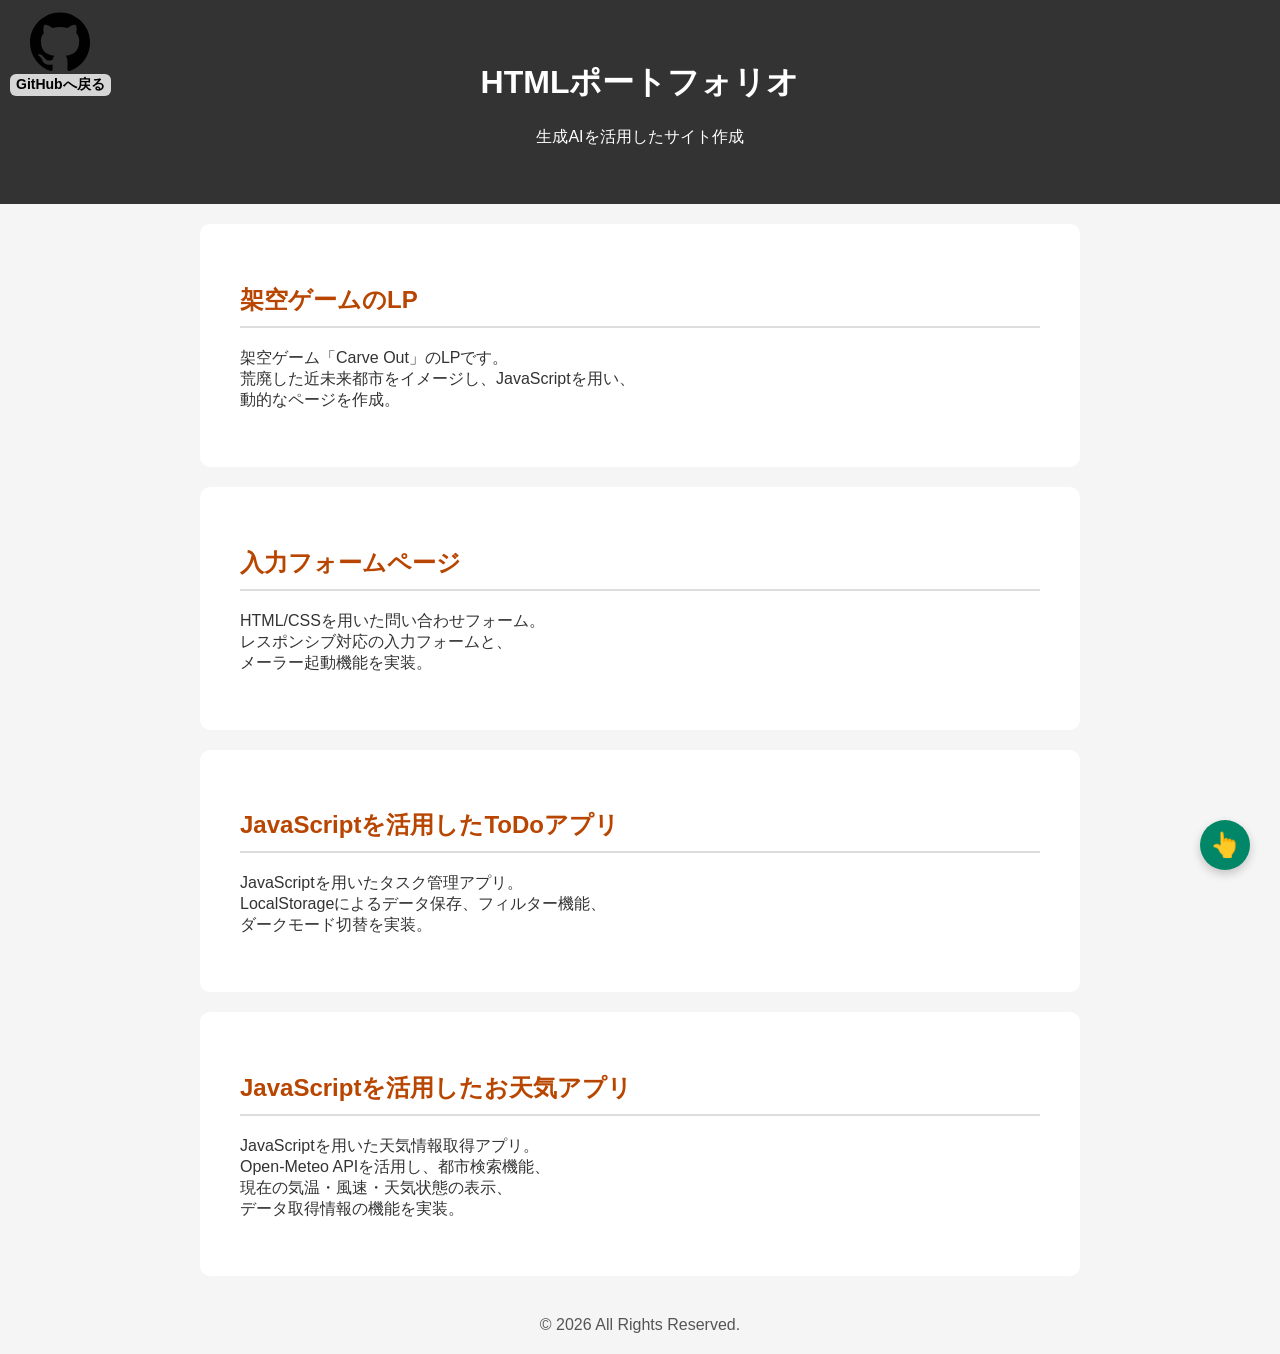
<file: HTML_INDIVIDUAL_EXERCISE/index.html>
<!DOCTYPE html>
<html lang="ja">

<head>
    <meta charset="UTF-8">
    <meta name="author" content="K.I">
    <!-- 作者情報 -->
    <meta name="viewport" content="width=device-width, initial-scale=1.0">
    <!-- 表示領域設定 -->
    <meta name="description" content="Web development portfolio showcasing HTML, CSS and JavaScript projects.">
    <!-- 情報の種類が、description（ページ説明） -->
    <title>HTMLポートフォリオ</title>
    <link rel="stylesheet" href="css/style.css">
    <link rel="icon"
        href="data:image/svg+xml,<svg xmlns=%22http://www.w3.org/2000/svg%22 viewBox=%220 0 100 100%22><text y=%22.9em%22 font-size=%2290%22>💮</text></svg>">
</head>

<body>
    <header>
        <h1>HTMLポートフォリオ</h1>
        <p>生成AIを活用したサイト作成</p>
    </header>

    <a href="https://github.com/ikeda1847315/PORTFOLIO" class="github-return" aria-label="GitHubへ戻る">
        <img src="./images/ReturnGitHub.svg" alt="GitHubへ戻る">
        <span>GitHubへ戻る</span>
    </a>

    <a href="#" class="back-to-top" aria-label="ページ先頭へ戻る">👆</a>
    <!-- href="#"は、ページ先頭を指す
     スクリーンリーダー対象なので、aria-labelで、アクセシビリティが向上 -->

    <article>
        <!-- sectionはページの章立てに、articleは独立したコンテンツに使う -->
        <h2><a href="game-lp.html">架空ゲームのLP</a></h2>
        <p>架空ゲーム「Carve Out」のLPです。<br>
            荒廃した近未来都市をイメージし、JavaScriptを用い、<br>
            動的なページを作成。
        </p>
    </article>

    <article>
        <h2><a href="contact.html">入力フォームページ</a></h2>
        <p>HTML/CSSを用いた問い合わせフォーム。<br>
            レスポンシブ対応の入力フォームと、<br>
            メーラー起動機能を実装。</p>
    </article>

    <article>
        <h2><a href="todo.html">JavaScriptを活用したToDoアプリ</a></h2>
        <p>JavaScriptを用いたタスク管理アプリ。<br>
            LocalStorageによるデータ保存、フィルター機能、<br>
            ダークモード切替を実装。</p>
    </article>

    <article>
        <h2><a href="weather.html">JavaScriptを活用したお天気アプリ</a></h2>
        <p>JavaScriptを用いた天気情報取得アプリ。<br>
            Open-Meteo APIを活用し、都市検索機能、<br>
            現在の気温・風速・天気状態の表示、<br>
            データ取得情報の機能を実装。</p>
    </article>

    <footer>
        &copy; 2026 All Rights Reserved.
    </footer>

</body>

</html>
</file>
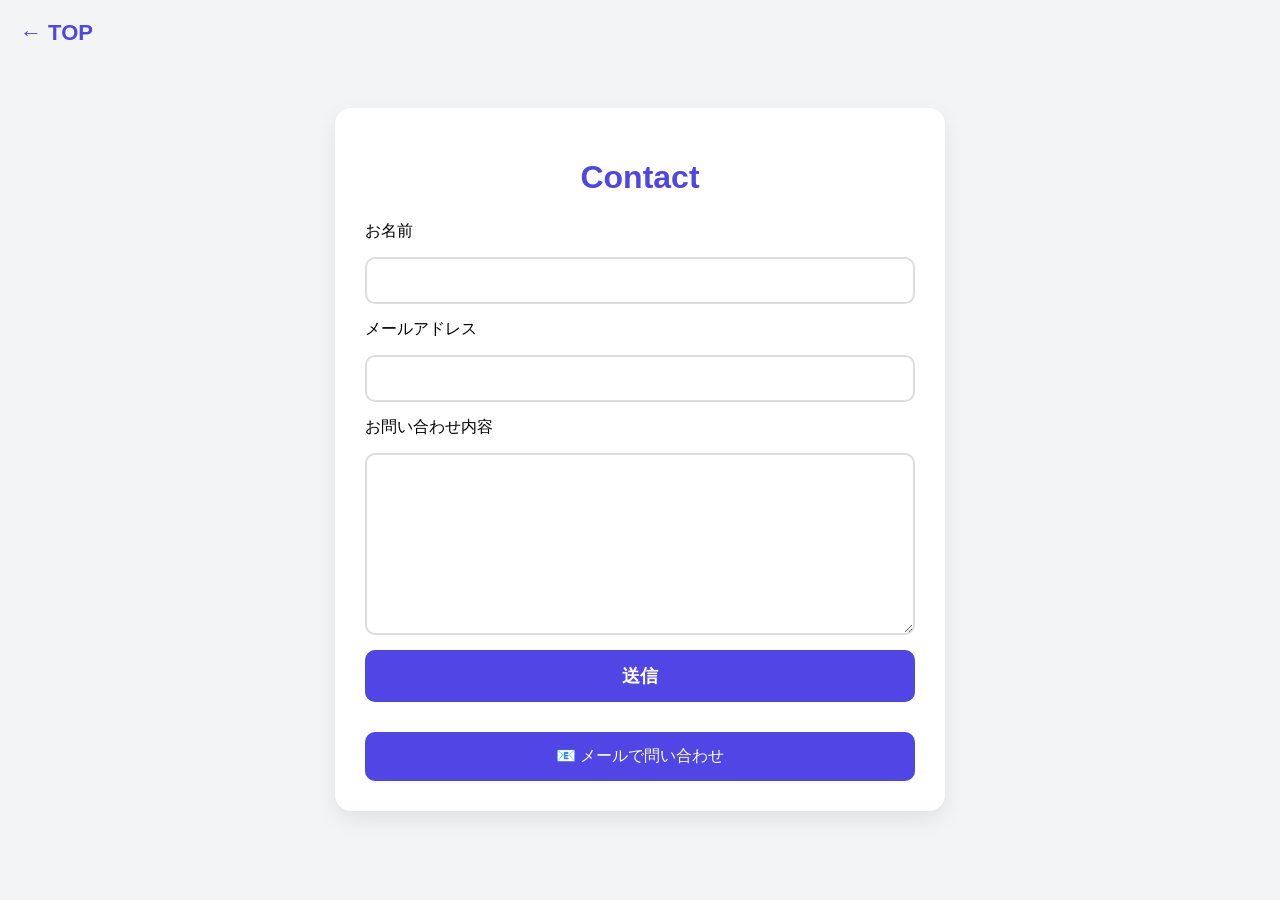
<file: HTML_INDIVIDUAL_EXERCISE/contact.html>
<!DOCTYPE html>
<html lang="ja">

<head>
    <meta charset="UTF-8">
    <meta name="viewport" content="width=device-width, initial-scale=1.0">
    <meta name="description" content="Contact page for portfolio inquiries and project collaboration.">
    <title>Contact</title>
    <link rel="stylesheet" href="css/contact.css">
    <link rel="icon"
        href="data:image/svg+xml,<svg xmlns=%22http://www.w3.org/2000/svg%22 viewBox=%220 0 100 100%22><text y=%22.9em%22 font-size=%2290%22>📩</text></svg>">
</head>

<body>

    <header>
        <a href="index.html" class="text-logo">← TOP</a>
    </header>

    <div class="container">
        <h1>Contact</h1>

        <form class="contact-form" id="contactForm">
            <label for="name">お名前</label>
            <input type="text" id="name" name="name" required>

            <label for="email">メールアドレス</label>
            <input type="email" id="email" name="email" required>

            <label for="message">お問い合わせ内容</label>
            <textarea id="message" name="message" required></textarea>

            <button type="submit" class="btn">送信</button>
        </form>

        <div class="mail-icon-area">
            <a href="mailto:yourmail@example.com?subject=お問い合わせ&body=⚠デモのメールアドレスなので、送信できません" class="mail-button">
                📧 メールで問い合わせ
            </a>
        </div>

    </div>

    <script src="js/contact.js"></script>

</body>

</html>
</file>
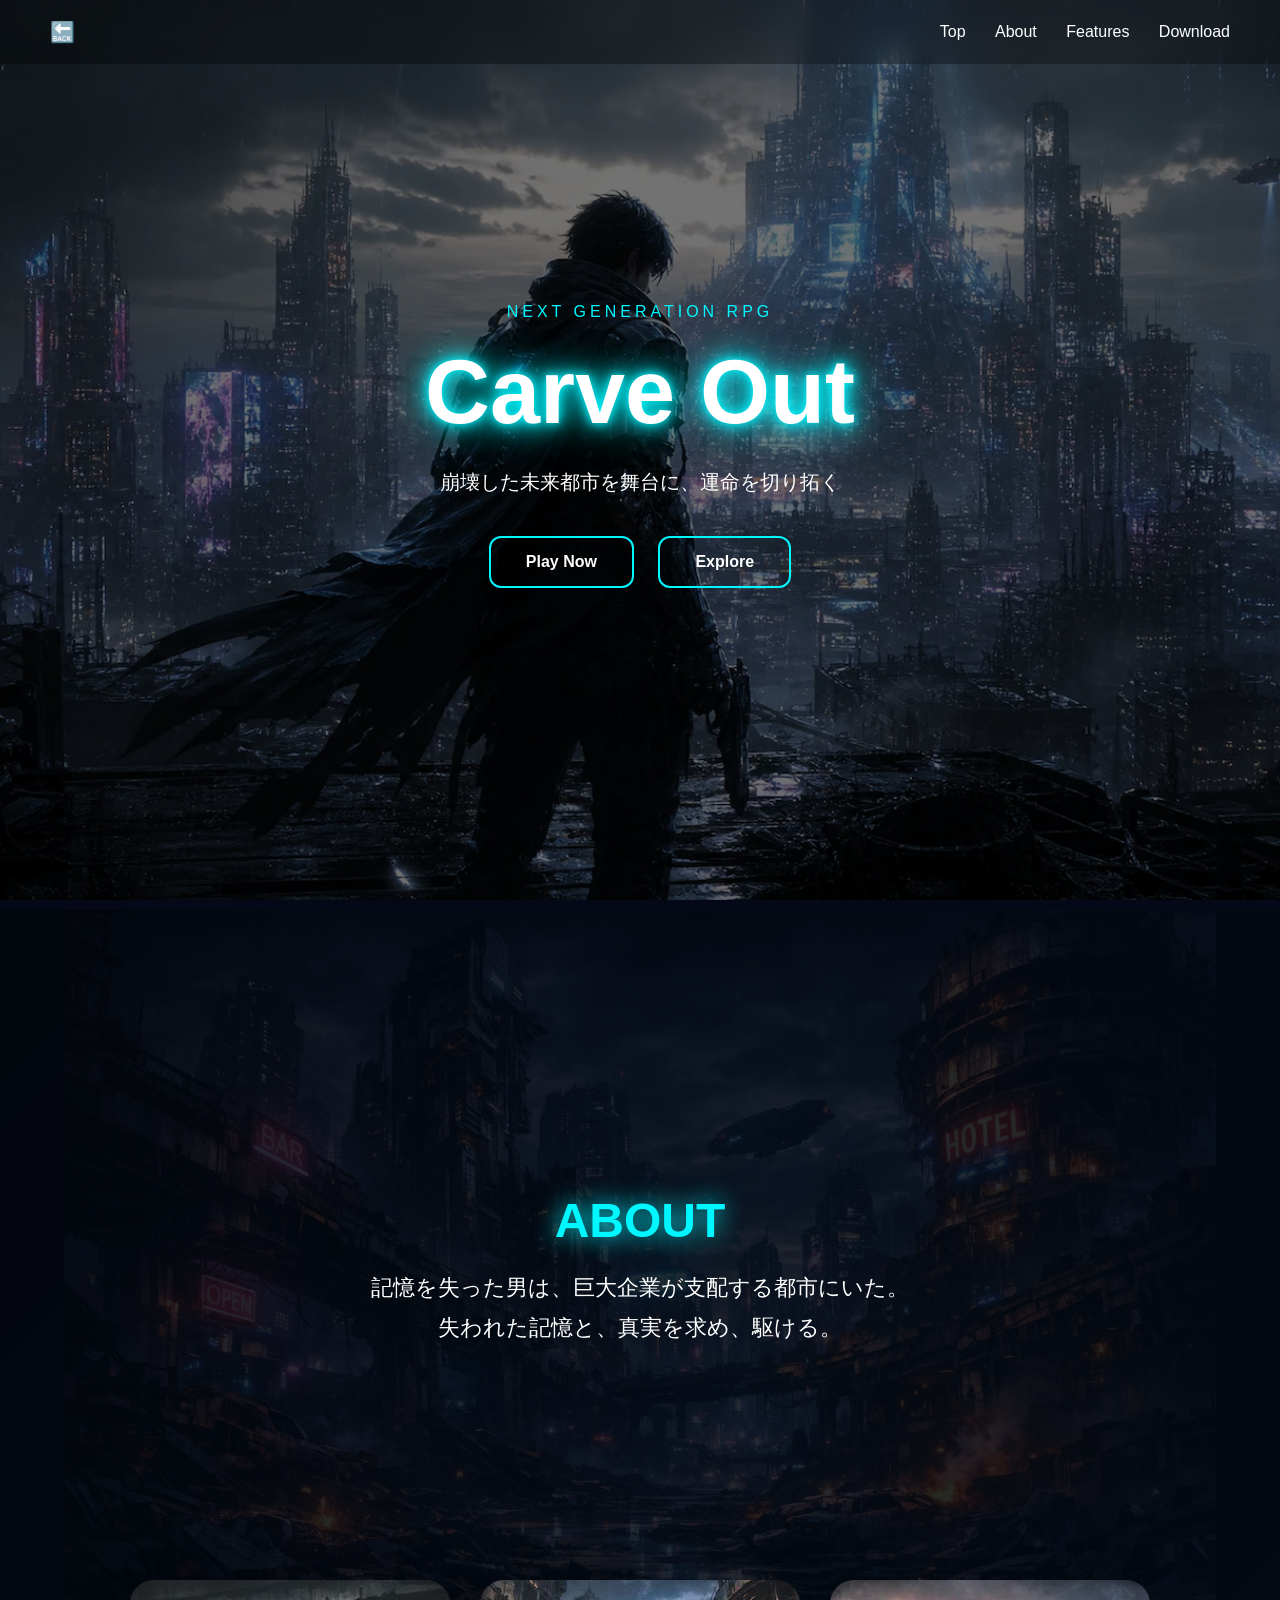
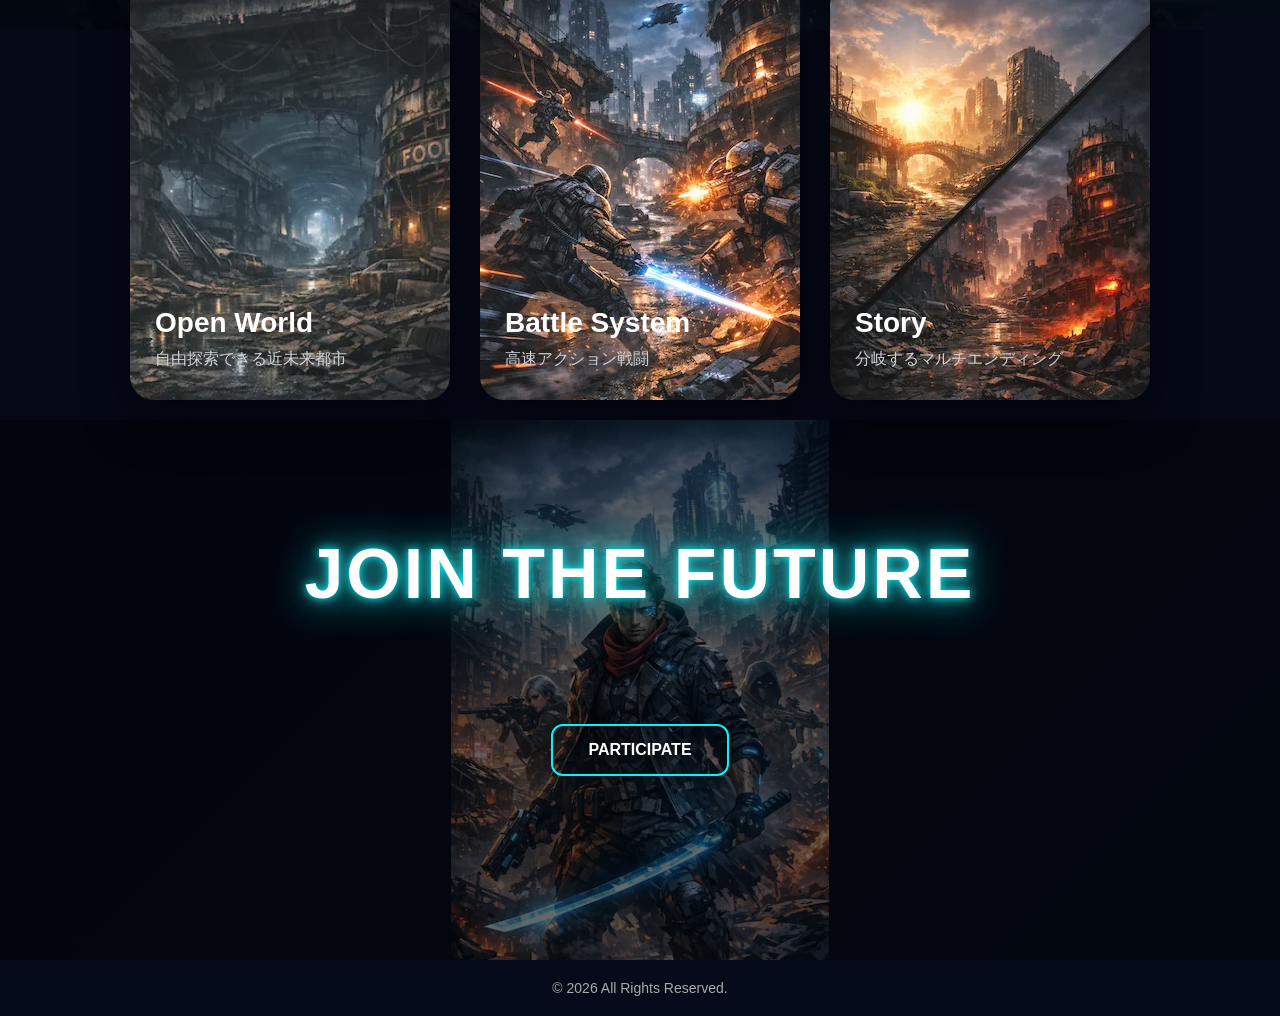
<file: HTML_INDIVIDUAL_EXERCISE/game-lp.html>
<!DOCTYPE html>
<html lang="ja">

<head>
    <meta charset="UTF-8">
    <meta name="viewport" content="width=device-width, initial-scale=1.0">
    <meta name="description" content="Game landing page project featuring responsive design and interactive UI.">
    <title>Carve Out</title>
    <link rel="stylesheet" href="css/game-lp.css">
    <link rel="preload" as="image" href="images/hero.webp">
    <link rel="icon"
        href="data:image/svg+xml,<svg xmlns=%22http://www.w3.org/2000/svg%22 viewBox=%220 0 100 100%22><text y=%22.9em%22 font-size=%2290%22>☄️</text></svg>">
</head>

<body>

    <header>
        <a href="index.html" class="logo" aria-label="トップページへ戻る">🔙</a>

        <nav id="nav-menu" aria-label="メインナビゲーション">
            <a href="#top">Top</a>
            <a href="#about">About</a>
            <a href="#features">Features</a>
            <a href="#download">Download</a>
        </nav>

        <button class="hamburger" id="hamburger" aria-label="メニューを開く" aria-expanded="false" aria-controls="nav-menu">
            <span></span>
            <span></span>
            <span></span>
        </button>

    </header>

    <section id="top" class="hero" aria-label="トップ">
        <img src="images/hero.webp" alt="hero" class="hero-bg" fetchpriority="high" decoding="async">
        <!-- 画像処理において、fetchpriority="high" でネットワーク通信を優先、decoding="async"で、別スレッドでデコードし、メインスレッドをブロックしない挙動にする事で、LCP（最大コンテンツ描画）に有利 -->
        <!-- fetchpriorityは、画像の優先読み込み -->
        <div class="overlay"></div>

        <div class="hero-content">
            <p class="sub-title">NEXT GENERATION RPG</p>
            <h1>Carve Out</h1>
            <p class="description">崩壊した未来都市を舞台に、運命を切り拓く</p>
            <div class="hero-buttons">
                <a href="#download" class="primary-btn">Play Now</a>
                <a href="#about" class="primary-btn">Explore</a>
            </div>
        </div>
    </section>

    <section id="about" class="about-hero" aria-label="ゲーム概要">
        <div class="about-overlay"></div>

        <div class="about-content">
            <h2>ABOUT</h2>
            <p>
                記憶を失った男は、巨大企業が支配する都市にいた。<br>
                失われた記憶と、真実を求め、駆ける。
            </p>
        </div>
    </section>

    <section id="features" class="cards-overlap" aria-label="特徴">
        <div class="image-card">
            <img src="images/world.webp" alt="Open World">
            <div class="card-overlay">
                <h3>Open World</h3>
                <p>自由探索できる近未来都市</p>
            </div>
        </div>

        <div class="image-card">
            <img src="images/battle.webp" alt="Battle System">
            <div class="card-overlay">
                <h3>Battle System</h3>
                <p>高速アクション戦闘</p>
            </div>
        </div>

        <div class="image-card">
            <img src="images/story.webp" alt="Story">
            <div class="card-overlay">
                <h3>Story</h3>
                <p>分岐するマルチエンディング</p>
            </div>
        </div>
    </section>

    <section id="download" class="section download" aria-label="ダウンロード">
        <h2>JOIN THE FUTURE</h2>
        <a href="#" class="primary-btn">PARTICIPATE</a>
    </section>

    <footer>
        &copy; 2026 All Rights Reserved.
    </footer>

    <script src="js/game-lp.js"></script>
</body>

</html>
</file>
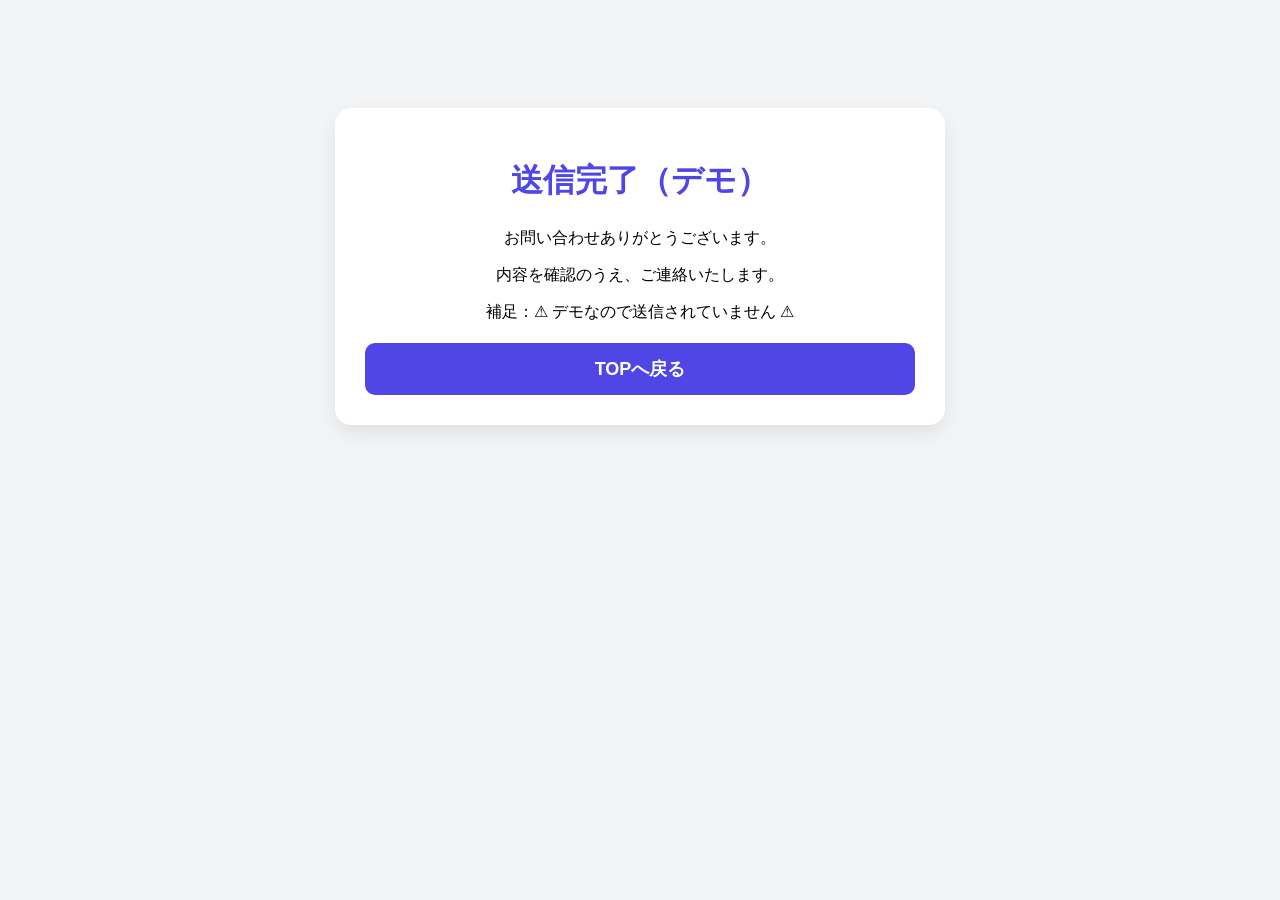
<file: HTML_INDIVIDUAL_EXERCISE/thanks.html>
<!DOCTYPE html>
<html lang="ja">

<head>
    <meta charset="UTF-8">
    <meta name="viewport" content="width=device-width, initial-scale=1.0">
    <meta name="description" content="Thank you page for contact form submission.">
    <title>Thanks</title>
    <link rel="stylesheet" href="css/contact.css">
    <link rel="icon"
        href="data:image/svg+xml,<svg xmlns=%22http://www.w3.org/2000/svg%22 viewBox=%220 0 100 100%22><text y=%22.9em%22 font-size=%2290%22>😺</text></svg>">
</head>

<body>

    <div class="container thanks-container">
        <h1>送信完了（デモ）</h1>
        <p>お問い合わせありがとうございます。</p>
        <p>内容を確認のうえ、ご連絡いたします。</p>
        <p>補足：⚠ デモなので送信されていません ⚠</p>

        <a href="index.html" class="back-btn">TOPへ戻る</a>
    </div>

</body>

</html>
</file>
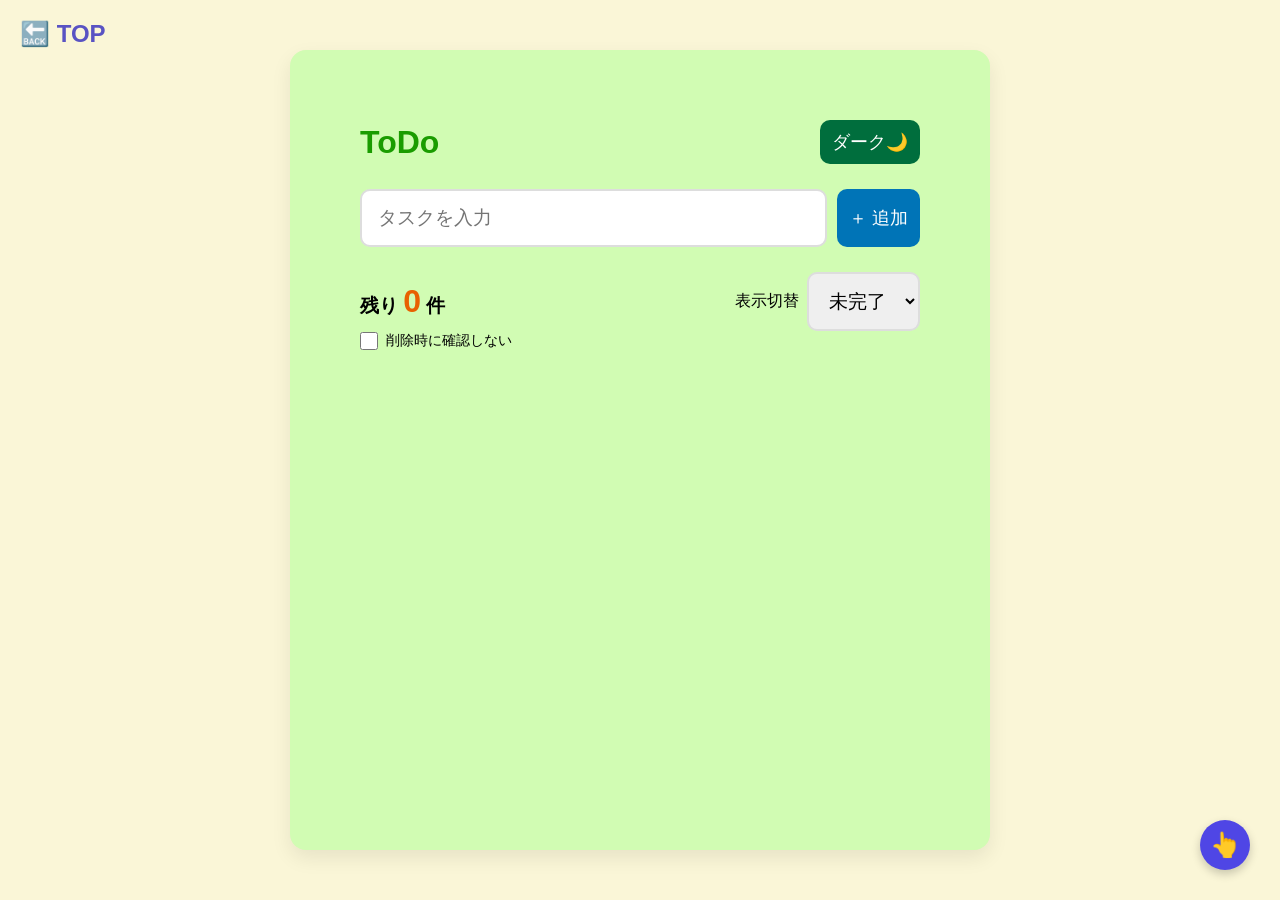
<file: HTML_INDIVIDUAL_EXERCISE/todo.html>
<!DOCTYPE html>
<html lang="ja">

<head>
    <meta charset="UTF-8">
    <meta name="viewport" content="width=device-width, initial-scale=1.0">
    <meta name="description" content="To-do list application demonstrating JavaScript task management features.">
    <title>ToDo</title>
    <link rel="stylesheet" href="css/todo.css">
    <link rel="icon"
        href="data:image/svg+xml,<svg xmlns=%22http://www.w3.org/2000/svg%22 viewBox=%220 0 100 100%22><text y=%22.9em%22 font-size=%2290%22>📝</text></svg>">
</head>

<body>
    <header>
        <a href="index.html" class="text-logo">🔙 TOP</a>
    </header>

    <a href="#" class="back-to-top">👆</a>
    <!-- href="#"は、ページ先頭を指す -->

    <div class="container">
        <div class="top-bar">
            <h1>ToDo</h1>
            <button id="themeToggle" aria-label="ダークモード切替"> ダーク🌙</button>
        </div>

        <div class="input-area">
            <input type="text" id="taskInput" placeholder="タスクを入力">
            <button id="addTask">＋ 追加</button>
        </div>
        <p id="errorMsg">タスクを入力してください</p>

        <div class="controls">

            <!-- 1行目：残り〇件と表示切替をまとめる -->
            <div class="controls-top">
                <p id="taskCount">残り <span id="taskCountNum">0</span> 件</p>
                <div class="filter-group">
                    <label for="filter">表示切替</label>
                    <select id="filter">
                        <option value="all">すべて</option>
                        <option value="active" selected>未完了</option>
                        <option value="completed">完了</option>
                    </select>
                </div>
            </div>

            <!-- 2行目：チェックボックス -->
            <div class="delete-confirm-toggle">
                <label for="skipConfirm">
                    <input type="checkbox" id="skipConfirm">
                    削除時に確認しない
                </label>
            </div>

        </div>

        <ul id="taskList"></ul>

        <div id="deleteModal" class="modal-overlay">
            <div class="modal">
                <div class="modal-header">
                    <div class="modal-icon">🗑️</div>
                    <p class="modal-title">タスクを削除しますか？</p>
                </div>
                <div id="modalMessage" class="modal-message"></div>
                <div class="modal-buttons">
                    <button id="modalCancel">キャンセル</button>
                    <button id="modalConfirm" class="delete-btn">削除する</button>
                </div>
            </div>
        </div>
    </div>
    <script src="js/todo.js"></script>
</body>

</html>
</file>
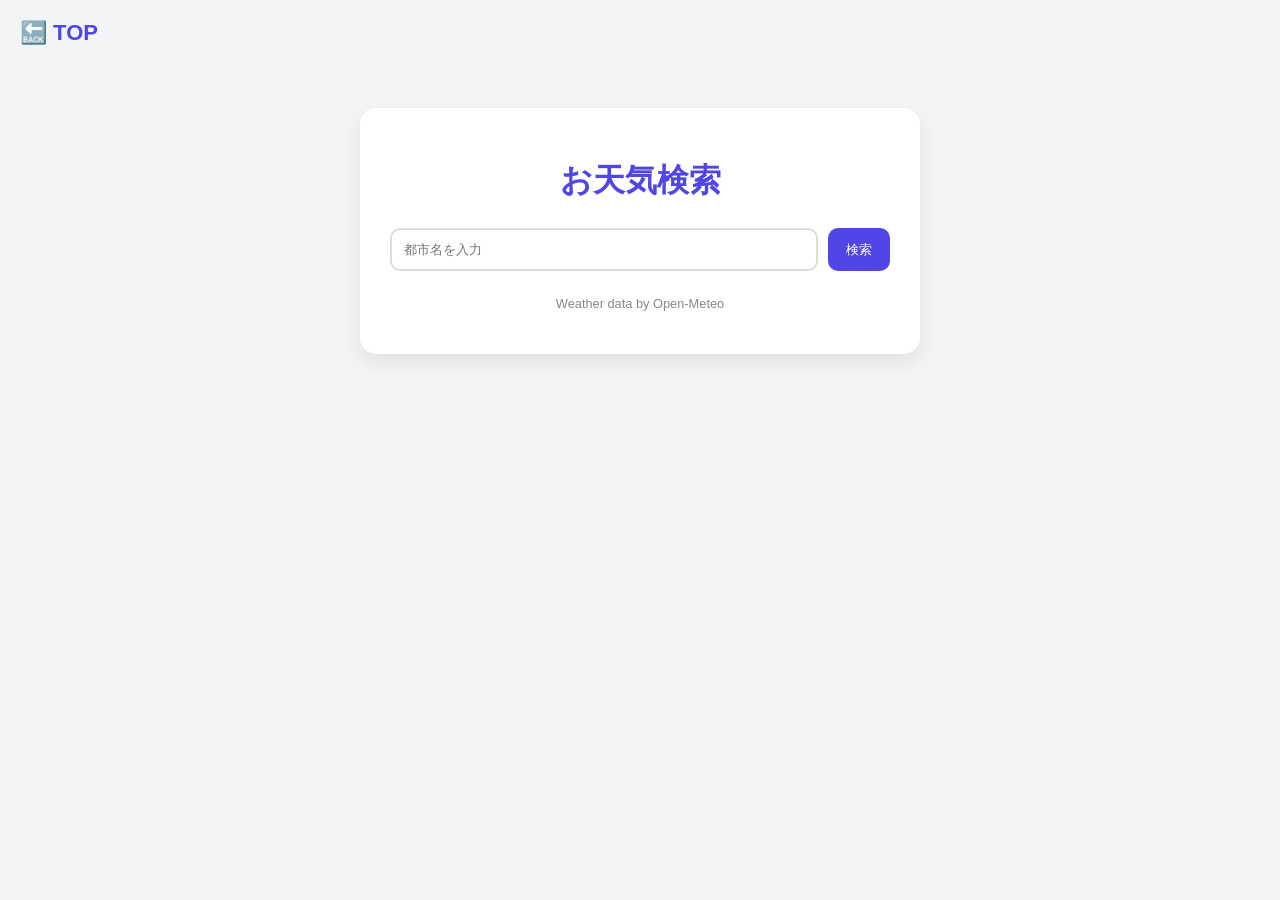
<file: HTML_INDIVIDUAL_EXERCISE/weather.html>
<!DOCTYPE html>
<html lang="ja">

<head>
    <meta charset="UTF-8">
    <meta name="viewport" content="width=device-width, initial-scale=1.0">
    <meta name="description" content="Weather application built with JavaScript and external API integration.">
    <title>Weather</title>
    <link rel="stylesheet" href="css/weather.css">
    <link rel="icon"
        href="data:image/svg+xml,<svg xmlns=%22http://www.w3.org/2000/svg%22 viewBox=%220 0 100 100%22><text y=%22.9em%22 font-size=%2290%22>🔍</text></svg>">
</head>

<body>

    <header>
        <a href="index.html" class="text-logo">🔙 TOP</a>
    </header>

    <div class="container">
        <h1>お天気検索</h1>

        <div class="search-box">
            <input type="text" id="cityInput" placeholder="都市名を入力">
            <button id="searchBtn">検索</button>
        </div>

        <div id="weatherResult"></div>
        <!-- HTML側                        JS側
        <div id="weatherResult">  ←→  weatherResult という変数で掴む
        </div>                          ↓
                                    createElement で要素を作る
                                        ↓
                                    append で div の中に追加する -->

        <p class="data-source">
            Weather data by
            <a href="https://open-meteo.com/" target="_blank">Open-Meteo</a>
        </p>
    </div>

    <script src="js/weather.js"></script>
</body>

</html>
</file>
<file: HTML_INDIVIDUAL_EXERCISE/css/style.css>
body {
    font-family: Arial, sans-serif;
    margin: 0;
    background: #f5f5f5;
    color: #333;
}

/* ヘッダー */
header {
    background: #333;
    color: white;
    padding: 40px;
    text-align: center;
    position: relative;
}

/* 左上GitHubアイコン */
.github-return {
    position: fixed;
    top: 2px;
    left: 10px;
    z-index: 1000;

    display: flex;
    flex-direction: column;
    align-items: center;

    text-decoration: none;
    color: white;
    font-size: 14px;
    font-weight: bold;
}

.github-return img {
    width: 80px;
    height: 80px;
    transition: transform 0.2s ease;
}

.github-return:hover img {
    transform: scale(1.1);
}

.github-return span {
    margin-top: -8px;
    color: black;
    background: rgba(255, 255, 255, 0.8);
    padding: 2px 6px;
    border-radius: 6px;
}

article {
    padding: 40px;
    max-width: 800px;
    margin: 20px auto;
    background: white;
    border-radius: 10px;
}

h2 {
    border-bottom: 2px solid #ddd;
    padding-bottom: 10px;
}

h2 a {
    color: #b84500;
    text-decoration: none;
}

h2 a:hover {
    text-decoration: underline;
}

/* 上部に戻るアイコン設定 */
.back-to-top {
    position: fixed;
    bottom: 30px;
    right: 30px;

    width: 50px;
    height: 50px;

    background: #018667;
    color: white;
    text-decoration: none;

    display: flex;
    justify-content: center;
    align-items: center;

    border-radius: 50%;
    font-size: 24px;

    box-shadow: 0 4px 10px rgba(0, 0, 0, 0.2);
    transition: 0.3s;
}

.back-to-top:hover {
    opacity: 0.8;
}

/* フッター */
footer {
    text-align: center;
    padding: 20px;
    font-size: 16px;
    color: #555;
}

/* スマートフォン向け（画面幅600px以下） */
@media (max-width: 600px) {
    header {
        padding: 20px;
    }

    .github-return img {
        width: 40px;
        height: 40px;
    }

    .github-return span {
        font-size: 8px;
    }

    .github-return {
        top: 4px;
        left: 4px;
    }

    article {
        padding: 20px;
        margin: 10px;
    }

    h2 {
        font-size: 18px;
    }

    .back-to-top {
        width: 40px;
        height: 40px;
        font-size: 18px;
        bottom: 15px;
        right: 15px;
    }
}

/* モバイル画面の確認方法（PCのChrome）
F12 キーでDevToolsを開く
左上のスマホアイコン📱をクリック
画面上部のドロップダウンから iPhone SE や iPad を選んで確認 */
</file>
<file: HTML_INDIVIDUAL_EXERCISE/css/contact.css>
body {
    font-family: Arial, sans-serif;
    background: #f3f4f6;
    display: flex;
    justify-content: center;
    padding-top: 100px;
}

header {
    position: fixed;
    top: 20px;
    left: 20px;
}

.text-logo {
    text-decoration: none;
    color: #4f46e5;
    font-size: 22px;
    font-weight: bold;
}

.container {
    width: 100%;
    max-width: 550px;
    background: white;
    padding: 30px;
    border-radius: 16px;
    box-shadow: 0 8px 20px rgba(0, 0, 0, 0.08);
}

h1 {
    text-align: center;
    color: #4f46e5;
    margin-bottom: 25px;
}

.contact-form {
    display: flex;
    flex-direction: column;
    gap: 15px;
}

input,
textarea {
    padding: 14px;
    border: 2px solid #ddd;
    border-radius: 10px;
}

textarea {
    min-height: 150px;
    resize: vertical;
}

.btn {
    padding: 14px;
    background: #4f46e5;
    color: white;
    border: none;
    border-radius: 10px;
    cursor: pointer;
}

.mail-icon-area {
    text-align: center;
    margin-top: 30px;
}

.mail-icon {
    font-size: 42px;
    text-decoration: none;
}

.btn {
    font-size: 18px;
    font-weight: bold;
}

.btn:hover {
    opacity: 0.8;
}

/* メール問い合わせ設定 */
.mail-button {
    display: block;
    width: 100%;
    padding: 14px;
    margin-top: 15px;

    background: #4f46e5;
    color: white;
    text-decoration: none;
    text-align: center;

    border-radius: 10px;
    box-sizing: border-box;
    cursor: pointer;
}

.mail-button:hover {
    opacity: 0.8;
}

/* サンクスページ設定 */
.back-btn {
    display: block;
    width: 100%;
    padding: 14px;
    margin-top: 20px;

    background: #4f46e5;
    color: white;
    text-decoration: none;
    text-align: center;

    border-radius: 10px;
    box-sizing: border-box;

    font-size: 18px;
    font-weight: bold;
}

.back-btn:hover {
    opacity: 0.8;
}

.thanks-container {
    text-align: center;
}

input:focus,
textarea:focus {
    outline: 2px solid #4f46e5;
    border-color: #4f46e5;
}

/* ===== レスポンシブ対応 ===== */

/* タブレット（768px以下） */
@media (max-width: 768px) {
    body {
        padding-top: 70px;
    }

    .container {
        margin: 0 16px;
        padding: 24px;
    }
}

/* スマートフォン（480px以下） */
@media (max-width: 480px) {
    body {
        padding-top: 60px;
    }

    .container {
        margin: 0 12px;
        padding: 20px;
    }

    h1 {
        font-size: 22px;
    }

    input,
    textarea {
        padding: 12px;
        font-size: 16px;
        /* iOSの自動ズームを防ぐ */
    }

    .btn,
    .mail-button,
    .back-btn {
        font-size: 16px;
        padding: 12px;
    }
}
</file>
<file: HTML_INDIVIDUAL_EXERCISE/css/game-lp.css>
/* 全体の設定 */
* {
    margin: 0;
    padding: 0;
    box-sizing: border-box;
}

html {
    scroll-behavior: smooth;
}

body {
    font-family: Arial, sans-serif;
    background: #050816;
    color: white;
    overflow-x: hidden;
}

/* ヘッダー */
header {
    position: fixed;
    top: 0;
    width: 100%;
    padding: 20px 50px;

    display: flex;
    justify-content: space-between;
    align-items: center;

    z-index: 100;
    backdrop-filter: blur(12px);
    background: rgba(0, 0, 0, 0.3);
}

.logo {
    /* color: #00f7ff; */
    text-decoration: none;
    font-size: 20px;
    font-weight: bold;
}

nav a {
    margin-left: 25px;
    color: white;
    text-decoration: none;
    transition: color 0.2s;
}

nav a:hover {
    color: #00f7ff;
}

/* ヒーロー */
.hero {
    position: relative;
    height: 100vh;
    display: flex;
    justify-content: center;
    align-items: center;
    text-align: center;
}

.hero-bg {
    position: absolute;
    inset: 0;
    width: 100%;
    height: 100%;
    object-fit: cover;
    z-index: 0;
}

.overlay {
    position: absolute;
    inset: 0;
    background: rgba(0, 0, 0, 0.55);
    z-index: 1;
}

.hero-content {
    position: relative;
    z-index: 10;
    max-width: 800px;
}

.sub-title {
    color: #00f7ff;
    letter-spacing: 4px;
    margin-bottom: 20px;
}

.hero h1 {
    font-size: 90px;

    /* ネオン強化 */
    text-shadow:
        0 0 10px #00f7ff,
        0 0 20px #00f7ff,
        0 0 40px #00f7ff;

    opacity: 0;
    transform: translateY(40px);
    transition: all 1s ease;
}

.hero h1.show {
    opacity: 1;
    transform: translateY(0);
}

.description {
    font-size: 20px;
    margin: 25px 0;
}

.hero-buttons {
    margin-top: 30px;
}

/* ABOUTの文字演出 */
.about-content h2 {
    font-size: 70px;
    text-shadow: 0 0 25px #00f7ff;

    /* フェード演出 */
    opacity: 0;
    transform: translateY(40px);
    transition: all 1s ease;
}

.about-content.show h2 {
    opacity: 1;
    transform: translateY(0);
}

/* ボタン */
.primary-btn {
    display: inline-block;
    padding: 15px 35px;
    margin: 10px;
    border-radius: 12px;
    text-decoration: none;
    font-weight: bold;
    border: 2px solid #00f7ff;
    color: white;
    /* background: rgba(0, 247, 255, 0.1); */
    /* ボタンの背景 */
}

/* セクション */
.section {
    padding: 120px 20px;
    text-align: center;
}

.section h2 {
    font-size: 42px;
    margin-bottom: 30px;
}

/* about関連 */
.about-hero {
    position: relative;
    height: 80vh;

    background:
        linear-gradient(135deg, rgba(8, 21, 47, 0.6), rgba(14, 41, 79, 0.6)),
        /* 前に設定するグラデーションの透過 */
        url("../images/about.webp");

    background-size: cover, 90%;
    background-position: center, center;
    background-repeat: no-repeat, no-repeat;

    display: flex;
    justify-content: center;
    align-items: center;

    margin-top: 10px;
}

.about-overlay {
    position: absolute;
    inset: 0;
    background: rgba(0, 0, 0, 0.65);
}

.about-content {
    position: relative;
    z-index: 10;

    max-width: 700px;
    text-align: center;
    padding: 40px;

    opacity: 0;
    transform: translateY(40px);
    transition: all 1s ease;
}

.about-content.show {
    opacity: 1;
    transform: translateY(0);
}

.about-content h2 {
    font-size: 48px;
    margin-bottom: 20px;
    color: #00f7ff;
}

.about-content p {
    font-size: 22px;
    line-height: 1.8;
}

.cards-overlap {
    position: relative;
    margin-top: -50px;
    /* ABOUTとカードの重なり */

    display: flex;
    justify-content: center;
    gap: 30px;
    flex-wrap: wrap;

    z-index: 30;
    padding: 0 20px 20px;
    /* カード下の余白 */
}

.image-card {
    position: relative;
    width: 320px;
    height: 420px;
    border-radius: 24px;
    overflow: hidden;
    box-shadow: 0 20px 50px rgba(0, 0, 0, 0.45);

    opacity: 0;
    transform: translateY(50px);
    transition: opacity 1s ease, transform 1s ease;
}

.image-card img {
    display: block;
    width: 100%;
    height: 100%;
    object-fit: cover;
    transition: transform 0.4s ease;
}

.image-card::after {
    content: "";
    position: absolute;
    inset: 0;

    background: rgba(255, 255, 255, 0.08);
    /* カードの明るさ　←これが効く */
    pointer-events: none;
}

.card-overlay {
    position: absolute;
    bottom: 30px;
    left: 25px;
    right: 25px;

    z-index: 10;
}

.card-overlay h3 {
    font-size: 28px;
    margin-bottom: 10px;
}

.card-overlay p {
    font-size: 16px;
    color: #d1d5db;
}

.image-card.show {
    opacity: 1;
    transform: translateY(0);
}

.image-card.show:hover {
    filter: brightness(1.2);
    box-shadow: 0 30px 80px rgba(255, 255, 255, 0.2);
    transform: translateY(-15px) scale(1.03);
}

/* 画面下部の構成 */
.download {
    display: flex;
    flex-direction: column;
    justify-content: center;
    align-items: center;

    padding: 50px 20px 0;
    position: relative;
    height: 60vh;
    /* 画面の60% */

    background-image:
        linear-gradient(135deg, rgba(8, 21, 47, 0.2), rgba(14, 41, 79, 0.2)),
        url("../images/download-b.webp");
    background-size: auto, auto 105%;
    background-repeat: no-repeat, no-repeat;
    background-position: center, center 10%;
}

/* 暗いオーバーレイ */
.download::before {
    content: "";
    position: absolute;
    inset: 0;
    background: rgba(0, 0, 0, 0.5);
}

/* テキストを前に出す */
.download * {
    position: relative;
    z-index: 1;
}

.download h2 {
    margin-bottom: 100px;
    margin-top: -110px;
    font-size: 70px;
    letter-spacing: 3px;

    /* ネオン風 */
    text-shadow:
        0 0 10px #00f7ff,
        0 0 20px #335051,
        0 0 40px #00f7ff;

    /* アニメーション準備 */
    opacity: 0;
    transform: translateY(40px);
    transition: all 1s ease;
}

.download.show h2 {
    opacity: 1;
    transform: translateY(0);
}

/* フッター */
footer {
    background: #050b1a;
    color: #aaa;
    text-align: center;
    padding: 20px 10px;
    font-size: 14px;
}

/* レスポンシブ対応 */
/* タブレット */
@media (max-width: 768px) {

    /* ヘッダー */
    header {
        padding: 15px 20px;
    }

    nav a {
        margin-left: 15px;
        font-size: 14px;
    }

    /* ヒーロー */
    .hero h1 {
        font-size: 50px;
    }

    /* フィーチャーカード */
    .cards-overlap {
        flex-direction: column;
        align-items: center;
        margin-top: 20px;
    }

    /* ダウンロード */
    .download h2 {
        font-size: 42px;
    }
}

/* スマホ */
@media (max-width: 480px) {

    /* ヘッダー */
    nav {
        display: none;
        /* ハンバーガーメニューなので、初期値は非表示*/
    }

    /* ヒーロー */
    .hero h1 {
        font-size: 36px;
    }

    .description {
        font-size: 16px;
    }

    /* ABOUTセクション */
    .about-content h2 {
        font-size: 36px;
    }

    .about-content p {
        font-size: 18px;
    }

    /* ダウンロード */
    .download h2 {
        font-size: 32px;
    }
}

/* ハンバーガーボタン */
.hamburger {
    display: none;
    /* PCでは非表示 */
    flex-direction: column;
    gap: 5px;
    background: none;
    border: none;
    cursor: pointer;
    z-index: 200;
}

.hamburger span {
    display: block;
    width: 25px;
    height: 2px;
    background: white;
    transition: 0.3s;
}

/* ×ボタンのアニメーション */
.hamburger.open span:nth-child(1) {
    transform: translateY(7px) rotate(45deg);
}

.hamburger.open span:nth-child(2) {
    opacity: 0;
}

.hamburger.open span:nth-child(3) {
    transform: translateY(-7px) rotate(-45deg);
}

@media (max-width: 480px) {
    .hamburger {
        display: flex;
        /* スマホで表示 */
    }

    nav {
        position: fixed;
        top: 0;
        left: 0;
        width: 100%;
        height: 100vh;
        background: rgba(0, 0, 0, 0.95);
        flex-direction: column;
        justify-content: center;
        align-items: center;
        gap: 40px;
        z-index: 150;
    }

    nav.open {
        display: flex;
    }

    nav a {
        font-size: 24px;
        margin: 0;
    }
}
</file>
<file: HTML_INDIVIDUAL_EXERCISE/css/todo.css>
* {
    margin: 0;
    padding: 0;
    box-sizing: border-box;
}

/* ヘッダー */
header {
    position: fixed;
    top: 20px;
    left: 20px;
}

.text-logo {
    font-size: 24px;
    font-weight: bold;
    color: #5953c3;
    text-decoration: none;
    transition: 0.3s;
}

.text-logo:hover {
    opacity: 0.7;
}

body {
    font-family: Arial, sans-serif;
    background: #faf6d7;
    /* 背景設定 */
    display: flex;
    justify-content: center;
    padding: 50px 20px;
    min-height: 100vh;
    transition: 0.3s;
}

.container {
    /* アプリ全体のカードの設定 */
    width: 100%;
    max-width: 700px;
    background: #d1fcb3;
    padding: 70px;
    border-radius: 16px;
    box-shadow: 0 8px 20px rgba(0, 0, 0, 0.08);
}

.top-bar {
    display: flex;
    justify-content: space-between;
    align-items: center;
}

h1 {
    color: #1a9c00;
}

#themeToggle {
    /* 背景モード切替ボタン設定 */
    background: #006e3d;
}

.input-area {
    display: flex;
    gap: 10px;
    margin: 25px 0;
}

input,
select {
    font-size: 1.2rem;
    padding: 16px;
    border: 2px solid #ddd;
    border-radius: 10px;
}

input {
    flex: 1;
}

button {
    /* id="addTask"の設定 */
    padding: 10px 12px;
    border: none;
    border-radius: 10px;
    background: #0074b7;
    font-size: 1.1rem;
    color: white;
    cursor: pointer;
}

.controls {
    /* 残り件数表示 */
    display: flex;
    flex-direction: column;
    /* 縦並びに変更 */
    margin-bottom: 20px;
    gap: 0;
}

.controls-top {
    /* 残り件数表示 */
    display: flex;
    justify-content: space-between;
    align-items: center;
}

#taskCount {
    margin: 0;
    font-size: 1.2rem;
    font-weight: bold;
}

#taskCountNum {
    font-size: 2rem;
    font-weight: bold;
    color: #e86101;
}

.filter-group {
    display: flex;
    align-items: center;
    gap: 8px;
}

ul {
    list-style: none;
}

li {
    /* タスクボックスの設定 */
    display: flex;
    align-items: center;
    justify-content: space-between;
    background: #d5d5d5;
    border-radius: 10px;
    padding: 30px;
    margin-bottom: 20px;
}

.task-text {
    /* 登録タスクカードの設定 */
    font-size: 1.3rem;
    flex: 1;
    cursor: pointer;
}

.completed {
    text-decoration: line-through;
    opacity: 0.6;
}

.action-buttons {
    display: flex;
    gap: 8px;
}

.edit-btn {
    /* 追加ボタン設定 */
    font-size: 1.1rem;
    background: #00a6cb;
}

.delete-btn {
    /* 削除ボタン設定 */
    font-size: 1.1rem;
    background: #9e0000;
}

/* 削除チェックボックス設定 */
.delete-confirm-toggle {
    margin-bottom: 0;
}

.delete-confirm-toggle label {
    display: flex;
    align-items: center;
    gap: 8px;
    cursor: pointer;
    font-size: 0.9rem;
    width: fit-content;
}

.delete-confirm-toggle input[type="checkbox"] {
    width: 18px;
    height: 18px;
    cursor: pointer;
    accent-color: #ff0000;
    /* チェック時の色 */
}

/* エラーメッセージ設定 */
#errorMsg {
    color: #fc4949;
    font-size: 0.9rem;
    margin-top: -15px;
    margin-bottom: 10px;
    display: none;
    /* 普段は非表示 */
}

#errorMsg.show {
    display: block;
}

@keyframes shake {

    0%,
    100% {
        transform: translateX(0);
    }

    25% {
        transform: translateX(-6px);
    }

    75% {
        transform: translateX(6px);
    }
}

.shake {
    animation: shake 0.3s ease;
}

/* 確認モーダル設定 */
.modal-overlay {
    display: none;
    position: fixed;
    inset: 0;
    background: rgba(0, 0, 0, 0.45);
    justify-content: center;
    align-items: center;
    z-index: 100;
}

.modal-overlay.show {
    display: flex;
}

.modal {
    background: white;
    border-radius: 16px;
    padding: 2rem;
    width: 400px;
    box-shadow: 0 8px 20px rgba(0, 0, 0, 0.2);
}

.modal-header {
    display: flex;
    align-items: center;
    gap: 12px;
    margin-bottom: 1rem;
}

.modal-icon {
    font-size: 24px;
}

.modal-title {
    font-size: 1rem;
    font-weight: bold;
}

.modal-message {
    font-size: 0.9rem;
    margin-bottom: 1.5rem;
}

.modal-buttons {
    display: flex;
    gap: 8px;
    justify-content: flex-end;
}

/* ダークモード対応 */
body.dark .modal {
    background: #485e7d;
    color: white;

}

body.dark .modal-message p {
    color: #ffffff;
}

/* ダークモード */
body.dark {
    background: #111827;
}

body.dark .container {
    background: #1f2937;
    color: white;
}

body.dark li {
    background: #374151;
}

body.dark input,
body.dark select {
    background: #374151;
    color: white;
    border-color: #4b5563;
}

body.dark input::placeholder {
    color: #ffffff;
}

/* 上部に戻るアイコン設定 */
.back-to-top {
    position: fixed;
    bottom: 30px;
    right: 30px;

    width: 50px;
    height: 50px;

    background: #4f46e5;
    color: white;
    text-decoration: none;

    display: flex;
    justify-content: center;
    align-items: center;

    border-radius: 50%;
    font-size: 24px;

    box-shadow: 0 4px 10px rgba(0, 0, 0, 0.2);
    transition: 0.3s;
}

.back-to-top:hover {
    opacity: 0.8;
}

/* レスポンシブ対応 */
@media (max-width: 768px) {
    .container {
        width: 90%;
        padding: 20px;
    }

    .input-area {
        flex-direction: column;
    }

    button {
        width: 100%;
    }

    #themeToggle {
        /* ダークモードアイコンの
        IDセレクタは、タグセレクタより、詳細度（優先度）が高い
        上記のbuttonで、設定されるが、アイコンだけ上書きする*/
        width: auto;
    }

    li {
        /* タスクアイテムを縦並びに変更 */
        flex-direction: column;
        align-items: flex-start;
        gap: 12px;
        padding: 16px;
    }

    .task-text {
        /* タスクテキストを全幅表示 */
        width: 100%;
        word-break: break-all;
    }

    .action-buttons {
        /* ボタンを右寄せ・全幅に */
        width: 100%;
        justify-content: flex-end;
    }

    .action-buttons button {
        /* 編集・削除ボタンは幅を均等に */
        flex: 1;
    }
}
</file>
<file: HTML_INDIVIDUAL_EXERCISE/css/weather.css>
body {
    font-family: Arial, sans-serif;
    background: #f3f4f6;
    display: flex;
    justify-content: center;
    padding-top: 100px;
}

header {
    position: fixed;
    top: 20px;
    left: 20px;
}

.text-logo {
    text-decoration: none;
    color: #4f46e5;
    font-size: 22px;
    font-weight: bold;
}

.container {
    width: 100%;
    max-width: 500px;
    background: white;
    padding: 30px;
    border-radius: 16px;
    box-shadow: 0 8px 20px rgba(0, 0, 0, 0.08);
}

h1 {
    text-align: center;
    color: #4f46e5;
}

.search-box {
    display: flex;
    gap: 10px;
    margin: 25px 0;
}

input {
    flex: 1;
    padding: 12px;
    border: 2px solid #ddd;
    border-radius: 10px;
}

button {
    padding: 12px 18px;
    border: none;
    border-radius: 10px;
    background: #4f46e5;
    color: white;
    cursor: pointer;
}

#weatherResult {
    margin-top: 25px;
    text-align: center;
    font-size: 18px;
}

/* レスポンシブ対応 */
@media (max-width: 768px) {
    .container {
        width: 90%;
        padding: 20px;
    }

    .search-box {
        flex-direction: column;
    }

    button {
        width: 100%;
    }
}

/* カード下部のデータがopen-meteoの表示 */
.data-source {
    margin-top: 14px;
    font-size: 0.8rem;
    color: #888;
    text-align: center;
}

.data-source a {
    color: inherit;
    text-decoration: none;
}

.data-source a:hover {
    text-decoration: underline;
}
</file>
